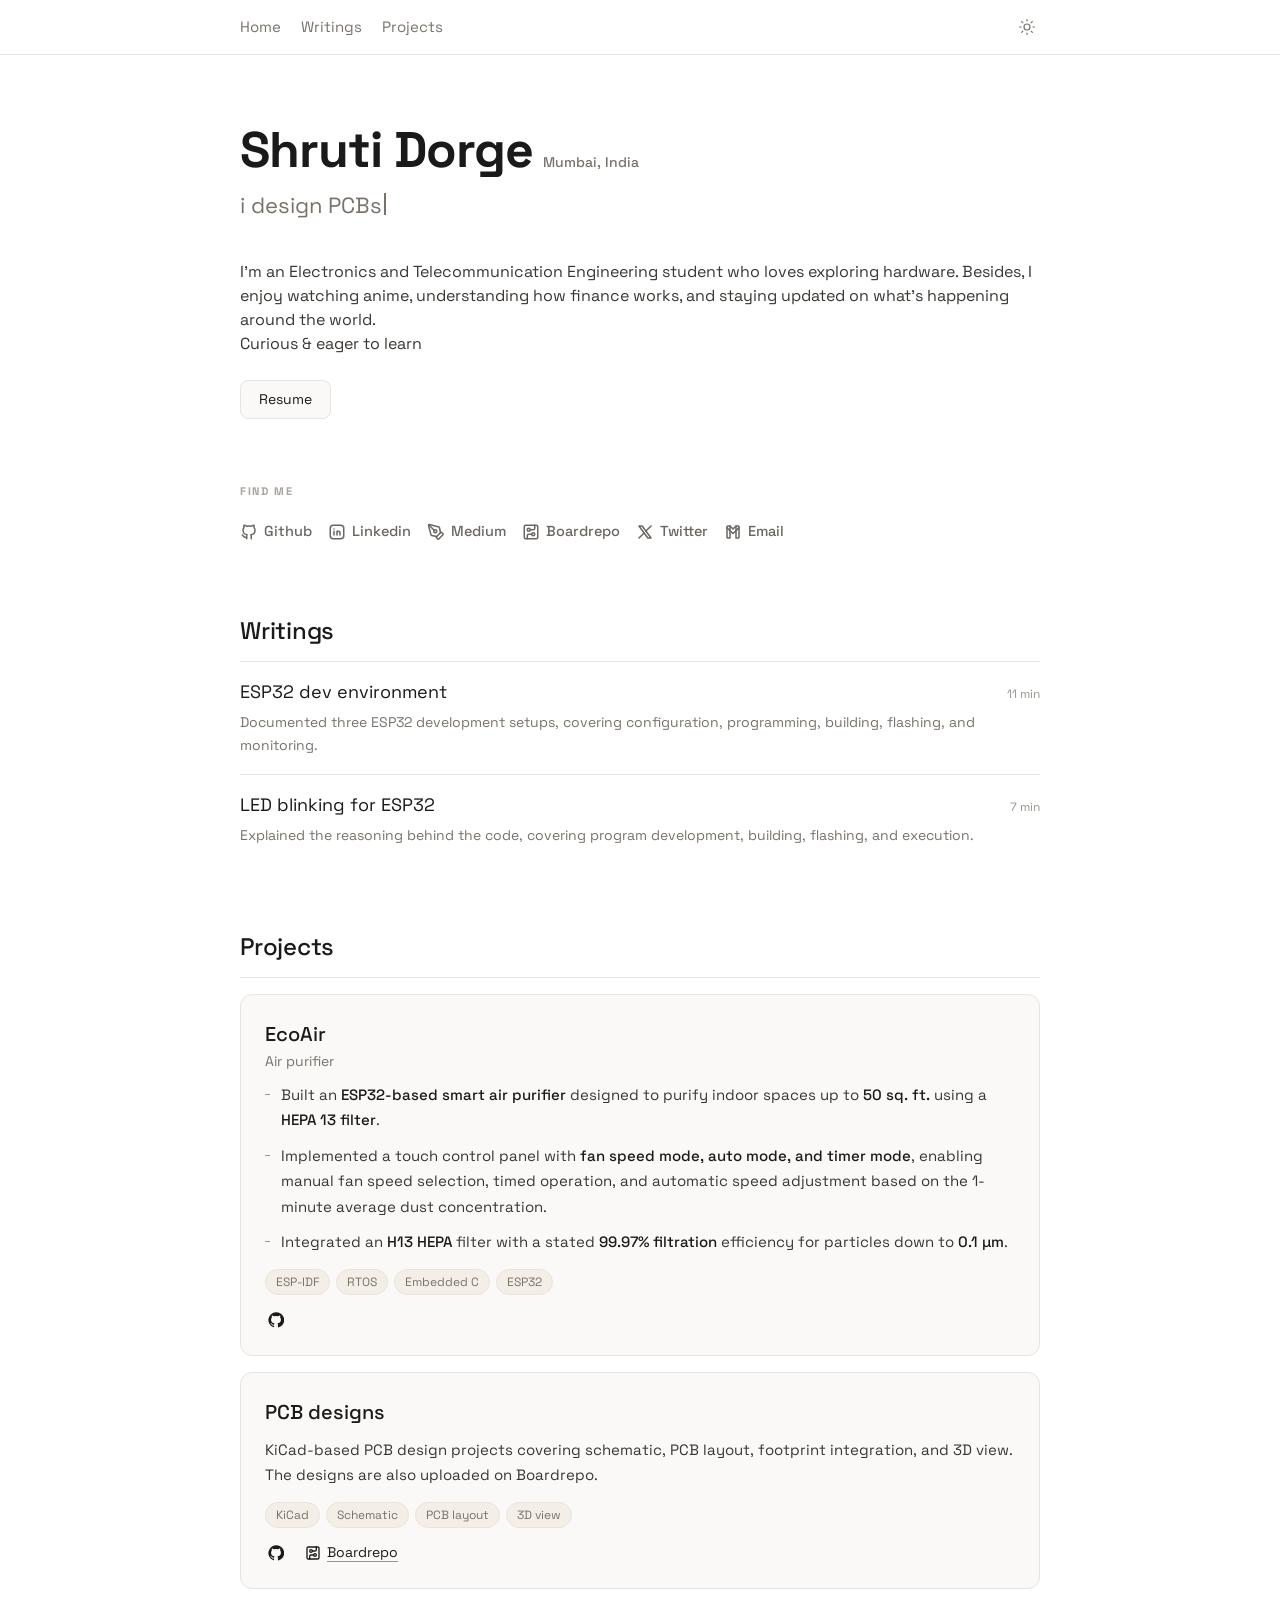
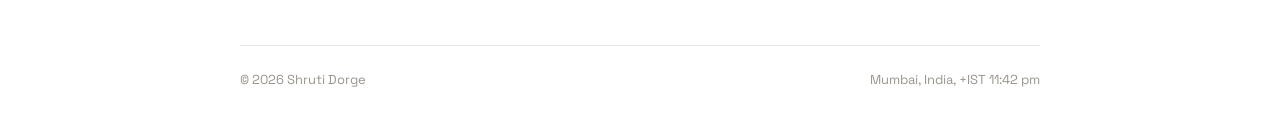
<file: index.html>
<!DOCTYPE html>
<html lang="en">

<head>
  <meta charset="utf-8">
  <meta name="viewport" content="width=device-width, initial-scale=1, viewport-fit=cover">
  <title>Shruti Dorge</title>
  <meta name="description" content="Shruti Dorge — I design PCBs and write Verilog.">
  <link rel="preconnect" href="https://fonts.googleapis.com">
  <link rel="preconnect" href="https://fonts.gstatic.com" crossorigin>
  <link href="https://fonts.googleapis.com/css2?family=Space+Grotesk:wght@400;500;700&display=swap" rel="stylesheet">
  <link rel="stylesheet" href="styles.css">
  <script data-goatcounter="https://shruti-xyz.goatcounter.com/count" async src="//gc.zgo.at/count.js"></script>
</head>

<body>
  <script>
    try {
      if (localStorage.getItem("theme") === "dark") document.documentElement.classList.add("dark");
    } catch (e) { }
  </script>

  <nav>
    <div class="nav">
      <ul>
        <li><a href="#top">Home</a></li>
        <li><a href="#writings">Writings</a></li>
        <li><a href="#projects">Projects</a></li>
      </ul>
      <button id="tg" aria-label="Toggle light and dark theme" type="button">
        <svg class="sun" viewBox="0 0 24 24" fill="none" stroke="currentColor" stroke-width="1.6" stroke-linecap="round"
          aria-hidden="true">
          <circle cx="12" cy="12" r="4" />
          <path
            d="M12 2v2M12 20v2M4.9 4.9l1.4 1.4M17.7 17.7l1.4 1.4M2 12h2M20 12h2M4.9 19.1l1.4-1.4M17.7 6.3l1.4-1.4" />
        </svg>
        <svg class="moon" viewBox="0 0 24 24" fill="none" stroke="currentColor" stroke-width="1.6"
          stroke-linecap="round" stroke-linejoin="round" aria-hidden="true">
          <path d="M21 12.8A9 9 0 1 1 11.2 3a7 7 0 0 0 9.8 9.8z" />
        </svg>
      </button>
    </div>
  </nav>

  <main id="top">
    <h1 class="name-line"><span>Shruti Dorge</span><span class="name-location">Mumbai, India</span></h1>
    <div class="tag"><span id="ty"></span><span class="cur" aria-hidden="true"></span></div>
    <p class="intro">
    <p>
      I'm an Electronics and Telecommunication Engineering student who loves exploring hardware.
      Besides, I enjoy watching anime, understanding how finance works, and staying updated on what's happening around
      the world.
      <br>
      Curious &amp; eager to learn
    </p>
    <a class="btn" href= "https://drive.google.com/file/d/1aaKGcbJgljBDe8UrV6oyWT_81273IuxN/view?usp=sharing"
      target="_blank" rel="noopener noreferrer">Resume</a>

    <h3 class="lab">Find me</h3>
    <div class="find">
      <a href="https://github.com/shruti-dorge18" target="_blank" rel="noopener noreferrer" aria-label="GitHub">
        <svg viewBox="0 0 24 24" fill="none" stroke="currentColor" stroke-width="2" stroke-linecap="round"
          stroke-linejoin="round" aria-hidden="true">
          <path
            d="M9 19c-4.3 1.4 -4.3 -2.5 -6 -3m12 5v-3.5c0 -1 .1 -1.4 -.5 -2c2.8 -.3 5.5 -1.4 5.5 -6a4.6 4.6 0 0 0 -1.3 -3.2a4.2 4.2 0 0 0 -.1 -3.2s-1.1 -.3 -3.5 1.3a12.3 12.3 0 0 0 -6.2 0c-2.4 -1.6 -3.5 -1.3 -3.5 -1.3a4.2 4.2 0 0 0 -.1 3.2a4.6 4.6 0 0 0 -1.3 3.2c0 4.6 2.7 5.7 5.5 6c-.6 .6 -.6 1.2 -.5 2v3.5" />
        </svg> Github
      </a>
      <a href="https://www.linkedin.com/in/shruti-dorge-207190315" target="_blank" rel="noopener noreferrer"
        aria-label="LinkedIn">
        <svg viewBox="0 0 24 24" fill="none" stroke="currentColor" stroke-width="2" stroke-linecap="round"
          stroke-linejoin="round" aria-hidden="true">
          <path d="M8 11v5M8 8v.01M12 16v-5M16 16v-3a2 2 0 1 0 -4 0" />
          <path d="M3 7a4 4 0 0 1 4 -4h10a4 4 0 0 1 4 4v10a4 4 0 0 1 -4 4h-10a4 4 0 0 1 -4 -4z" />
        </svg> Linkedin
      </a>
      <a href="https://medium.com/@shruti-dorge" target="_blank" rel="noopener noreferrer" aria-label="Medium">
        <svg viewBox="0 0 24 24" fill="none" stroke="currentColor" stroke-width="2" stroke-linecap="round"
          stroke-linejoin="round" aria-hidden="true">
          <path
            d="M15.707 21.293a1 1 0 0 1-1.414 0l-1.586-1.586a1 1 0 0 1 0-1.414l5.586-5.586a1 1 0 0 1 1.414 0l1.586 1.586a1 1 0 0 1 0 1.414z" />
          <path
            d="m18 13-1.375-6.874a1 1 0 0 0-.746-.776L3.235 2.028a1 1 0 0 0-1.207 1.207L5.35 15.879a1 1 0 0 0 .776.746L13 18" />
          <path d="m2.3 2.3 7.286 7.286" />
          <circle cx="11" cy="11" r="2" />
        </svg> Medium
      </a>
      <a href="https://boardrepo.com/shruti-dorge18" target="_blank" rel="noopener noreferrer" aria-label="Boardrepo">
        <svg viewBox="0 0 24 24" fill="none" stroke="currentColor" stroke-width="2" stroke-linecap="round"
          stroke-linejoin="round" aria-hidden="true">
          <rect width="18" height="18" x="3" y="3" rx="2" />
          <path d="M11 9h4a2 2 0 0 0 2-2V3" />
          <circle cx="9" cy="9" r="2" />
          <path d="M7 21v-4a2 2 0 0 1 2-2h4" />
          <circle cx="15" cy="15" r="2" />
        </svg> Boardrepo
      </a>
      <a href="https://x.com/shruti_dorge" target="_blank" rel="noopener noreferrer" aria-label="X / Twitter">
        <svg viewBox="0 0 24 24" fill="none" stroke="currentColor" stroke-width="2" stroke-linecap="round"
          stroke-linejoin="round" aria-hidden="true">
          <path d="M4 4l11.733 16h4.267l-11.733 -16z" />
          <path d="M4 20l6.768 -6.768m2.46 -2.46l6.772 -6.772" />
        </svg> Twitter
      </a>
      <a href="mailto:shrutidorge.work@gmail.com" aria-label="Email">
        <svg viewBox="0 0 24 24" fill="none" stroke="currentColor" stroke-width="2" stroke-linecap="round"
          stroke-linejoin="round" aria-hidden="true">
          <path d="M16 20h3a1 1 0 0 0 1 -1v-14a1 1 0 0 0 -1 -1h-3v16z" />
          <path d="M5 20h3v-16h-3a1 1 0 0 0 -1 1v14a1 1 0 0 0 1 1z" />
          <path d="M16 4l-4 4l-4 -4" />
          <path d="M4 6.5l8 7.5l8 -7.5" />
        </svg> Email
      </a>
    </div>

    <section id="writings">
      <h2>Writings</h2>
      <a class="post"
        href="https://shruti-dorge.medium.com/getting-started-with-esp32-3-ways-to-set-up-your-dev-environment-2c8e5ce21437?sharedUserId=shruti-dorge"
        target="_blank" rel="noopener noreferrer">
        <div class="t"><span>ESP32 dev environment</span><span class="rt">11 min</span></div>
        <p>Documented three ESP32 development setups, covering configuration, programming, building, flashing, and
          monitoring.</p>
      </a>
      <a class="post"
        href="https://shruti-dorge.medium.com/led-blinking-using-any-mcu-board-esp32-edition-227f47684249?sharedUserId=shruti-dorge"
        target="_blank" rel="noopener noreferrer">
        <div class="t"><span>LED blinking for ESP32</span><span class="rt">7 min</span></div>
        <p>Explained the reasoning behind the code, covering program development, building, flashing, and execution.</p>
      </a>
    </section>

    <section id="projects">
      <h2>Projects</h2>
      <article class="proj">
        <h3>EcoAir</h3>
        <div class="sub">Air purifier</div>
        <ul>
          <li>Built an <b>ESP32-based smart air purifier</b> designed to purify indoor spaces up to <b>50 sq. ft.</b>
            using a <b>HEPA 13 filter</b>.</li>
          <li>Implemented a touch control panel with <b>fan speed mode, auto mode, and timer mode</b>, enabling manual
            fan speed selection, timed operation, and automatic speed adjustment based on the 1-minute average dust
            concentration.</li>
          <li>Integrated an <b>H13 HEPA</b> filter with a stated <b>99.97% filtration</b> efficiency for particles down
            to <b>0.1 µm</b>.</li>
        </ul>
        <div class="chips"><span>ESP-IDF</span><span>RTOS</span><span>Embedded C</span><span>ESP32</span></div>
        <div class="links">
          <a class="lnk icon-only" href="https://github.com/shruti-dorge18/EcoAir_button" target="_blank"
            rel="noopener noreferrer" aria-label="EcoAir GitHub repository" title="GitHub repository">
            <svg viewBox="0 0 24 24" fill="currentColor" aria-hidden="true">
              <path
                d="M12 .5A11.5 11.5 0 0 0 8.4 22.9c.6.1.8-.2.8-.6v-2c-3.2.7-3.9-1.4-3.9-1.4-.5-1.3-1.3-1.7-1.3-1.7-1-.7.1-.7.1-.7 1.2.1 1.8 1.2 1.8 1.2 1 1.8 2.7 1.3 3.3 1 .1-.7.4-1.3.7-1.6-2.6-.3-5.3-1.3-5.3-5.7 0-1.3.5-2.3 1.2-3.1-.1-.3-.5-1.5.1-3.1 0 0 1-.3 3.2 1.2a11 11 0 0 1 5.8 0c2.2-1.5 3.2-1.2 3.2-1.2.6 1.6.2 2.8.1 3.1.8.8 1.2 1.8 1.2 3.1 0 4.4-2.7 5.4-5.3 5.7.4.4.8 1.1.8 2.2v3.2c0 .3.2.7.8.6A11.5 11.5 0 0 0 12 .5z" />
            </svg>
            <span class="sr-only">Repo</span>
          </a>
        </div>
      </article>

      <article class="proj">
        <h3>PCB designs</h3>
        <p>KiCad-based PCB design projects covering schematic, PCB layout, footprint integration, and 3D view. The
          designs are also uploaded on Boardrepo.</p>
        <div class="chips"><span>KiCad</span><span>Schematic</span><span>PCB layout</span><span>3D view</span></div>
        <div class="links">
          <a class="lnk icon-only" href="https://github.com/shruti-dorge18/KiCad" target="_blank"
            rel="noopener noreferrer" aria-label="KiCad GitHub repository" title="GitHub repository">
            <svg viewBox="0 0 24 24" fill="currentColor" aria-hidden="true">
              <path
                d="M12 .5A11.5 11.5 0 0 0 8.4 22.9c.6.1.8-.2.8-.6v-2c-3.2.7-3.9-1.4-3.9-1.4-.5-1.3-1.3-1.7-1.3-1.7-1-.7.1-.7.1-.7 1.2.1 1.8 1.2 1.8 1.2 1 1.8 2.7 1.3 3.3 1 .1-.7.4-1.3.7-1.6-2.6-.3-5.3-1.3-5.3-5.7 0-1.3.5-2.3 1.2-3.1-.1-.3-.5-1.5.1-3.1 0 0 1-.3 3.2 1.2a11 11 0 0 1 5.8 0c2.2-1.5 3.2-1.2 3.2-1.2.6 1.6.2 2.8.1 3.1.8.8 1.2 1.8 1.2 3.1 0 4.4-2.7 5.4-5.3 5.7.4.4.8 1.1.8 2.2v3.2c0 .3.2.7.8.6A11.5 11.5 0 0 0 12 .5z" />
            </svg>
            <span class="sr-only">Repo</span>
          </a>
          <a class="lnk" href="https://boardrepo.com/shruti-dorge18" target="_blank" rel="noopener noreferrer">
            <svg viewBox="0 0 24 24" fill="none" stroke="currentColor" stroke-width="2" stroke-linecap="round"
              stroke-linejoin="round" aria-hidden="true">
              <rect width="18" height="18" x="3" y="3" rx="2" />
              <path d="M11 9h4a2 2 0 0 0 2-2V3" />
              <circle cx="9" cy="9" r="2" />
              <path d="M7 21v-4a2 2 0 0 1 2-2h4" />
              <circle cx="15" cy="15" r="2" />
            </svg> Boardrepo
          </a>
        </div>
      </article>
    </section>
  </main>

  <footer><span>© <span id="year">2026</span> Shruti Dorge</span><span id="loc">Mumbai, India</span></footer>
  <script src="script.js"></script>
</body>

</html>
</file>
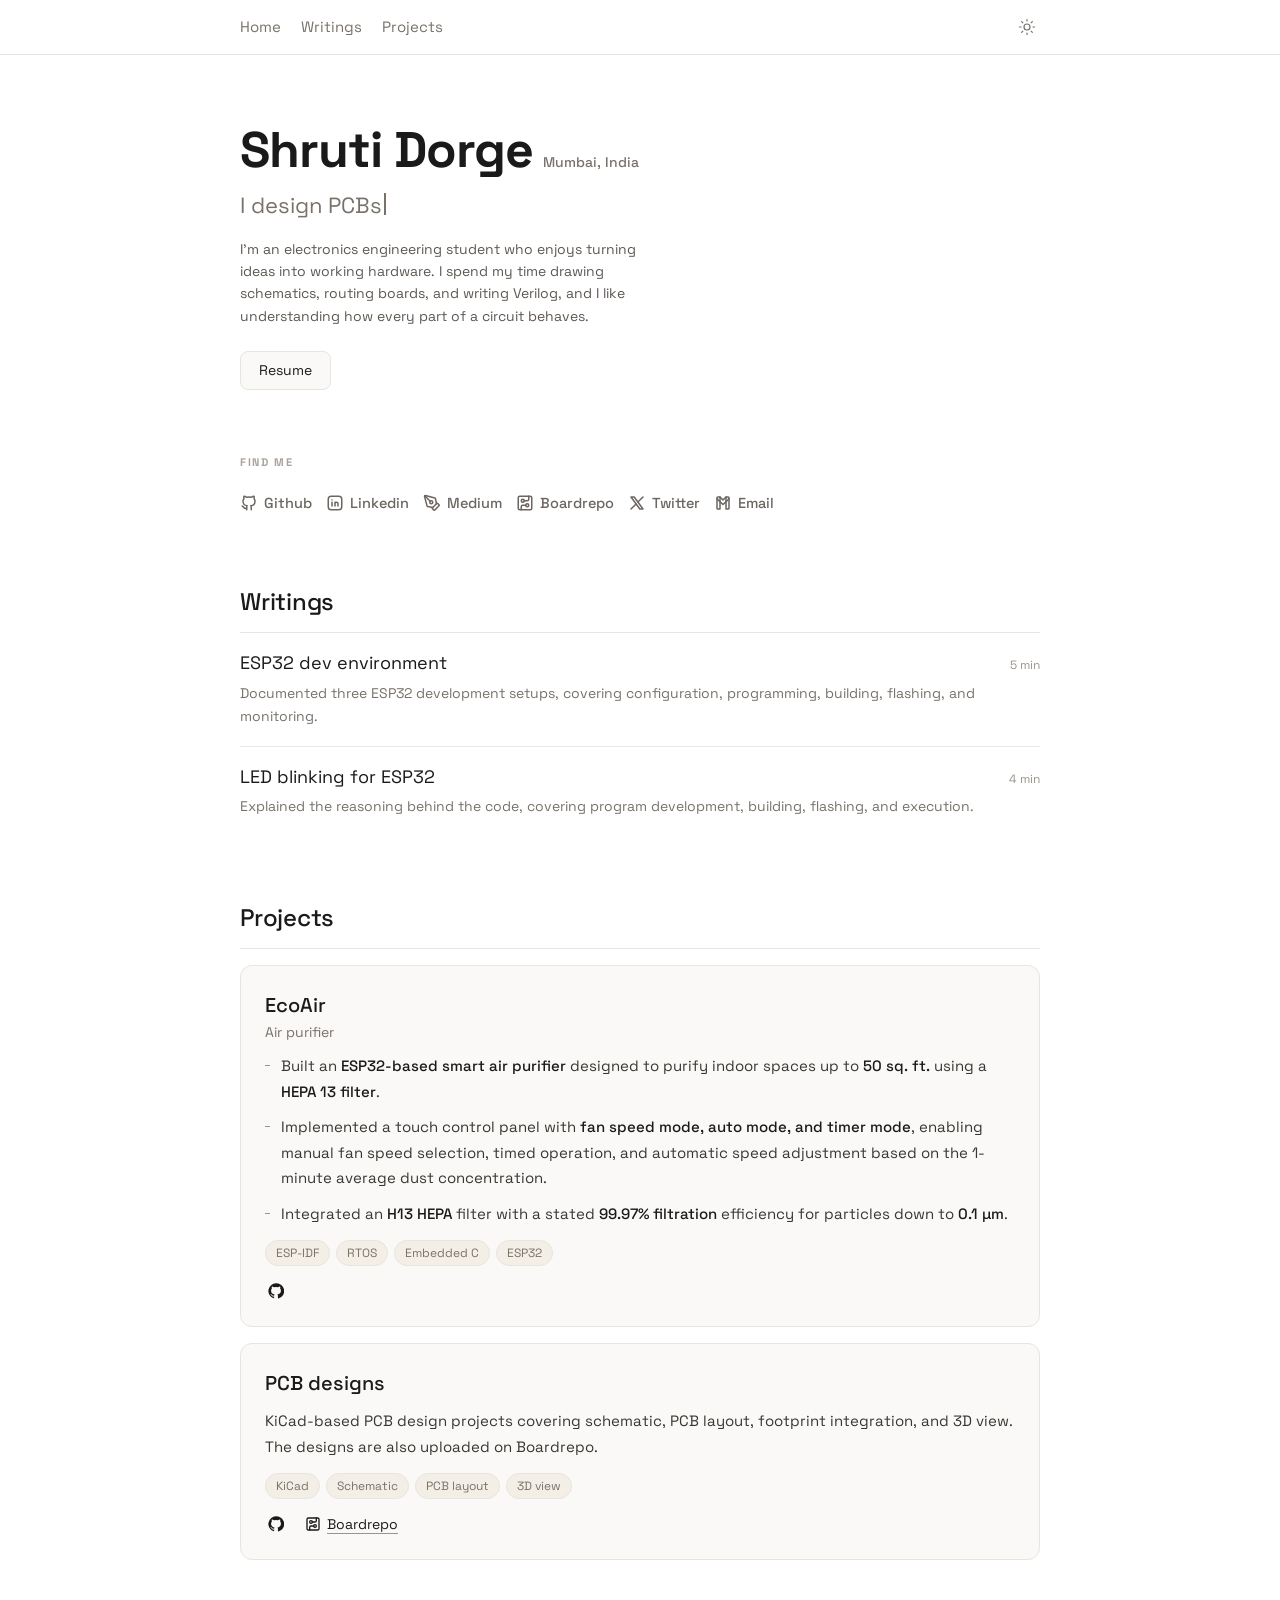
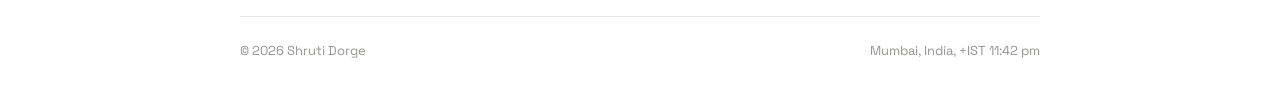
<file: shruti-portfolio-revised/index.html>
<!DOCTYPE html>
<html lang="en">
<head>
  <meta charset="utf-8">
  <meta name="viewport" content="width=device-width, initial-scale=1, viewport-fit=cover">
  <title>Shruti Dorge</title>
  <meta name="description" content="Shruti Dorge — I design PCBs and write Verilog.">
  <link rel="preconnect" href="https://fonts.googleapis.com">
  <link rel="preconnect" href="https://fonts.gstatic.com" crossorigin>
  <link href="https://fonts.googleapis.com/css2?family=Space+Grotesk:wght@400;500;700&display=swap" rel="stylesheet">
  <link rel="stylesheet" href="styles.css">
</head>
<body>
  <script>
    try {
      if (localStorage.getItem("theme") === "dark") document.documentElement.classList.add("dark");
    } catch (e) {}
  </script>

  <nav>
    <div class="nav">
      <ul>
        <li><a href="#top">Home</a></li>
        <li><a href="#writings">Writings</a></li>
        <li><a href="#projects">Projects</a></li>
      </ul>
      <button id="tg" aria-label="Toggle light and dark theme" type="button">
        <svg class="sun" viewBox="0 0 24 24" fill="none" stroke="currentColor" stroke-width="1.6" stroke-linecap="round" aria-hidden="true"><circle cx="12" cy="12" r="4"/><path d="M12 2v2M12 20v2M4.9 4.9l1.4 1.4M17.7 17.7l1.4 1.4M2 12h2M20 12h2M4.9 19.1l1.4-1.4M17.7 6.3l1.4-1.4"/></svg>
        <svg class="moon" viewBox="0 0 24 24" fill="none" stroke="currentColor" stroke-width="1.6" stroke-linecap="round" stroke-linejoin="round" aria-hidden="true"><path d="M21 12.8A9 9 0 1 1 11.2 3a7 7 0 0 0 9.8 9.8z"/></svg>
      </button>
    </div>
  </nav>

  <main id="top">
    <h1 class="name-line"><span>Shruti Dorge</span><span class="name-location">Mumbai, India</span></h1>
    <div class="tag"><span id="ty"></span><span class="cur" aria-hidden="true"></span></div>
    <p class="intro">I’m an electronics engineering student who enjoys turning ideas into working hardware. I spend my time drawing schematics, routing boards, and writing Verilog, and I like understanding how every part of a circuit behaves.</p>
    <a class="btn" href="https://drive.google.com/file/d/1eQISAsPtXJWlzcRd-AoM4VP-XtnRBZSe/view?usp=drive_link" target="_blank" rel="noopener noreferrer">Resume</a>

    <h3 class="lab">Find me</h3>
    <div class="find">
      <a href="https://github.com/shruti-dorge18" target="_blank" rel="noopener noreferrer" aria-label="GitHub">
        <svg viewBox="0 0 24 24" fill="none" stroke="currentColor" stroke-width="2" stroke-linecap="round" stroke-linejoin="round" aria-hidden="true"><path d="M9 19c-4.3 1.4 -4.3 -2.5 -6 -3m12 5v-3.5c0 -1 .1 -1.4 -.5 -2c2.8 -.3 5.5 -1.4 5.5 -6a4.6 4.6 0 0 0 -1.3 -3.2a4.2 4.2 0 0 0 -.1 -3.2s-1.1 -.3 -3.5 1.3a12.3 12.3 0 0 0 -6.2 0c-2.4 -1.6 -3.5 -1.3 -3.5 -1.3a4.2 4.2 0 0 0 -.1 3.2a4.6 4.6 0 0 0 -1.3 3.2c0 4.6 2.7 5.7 5.5 6c-.6 .6 -.6 1.2 -.5 2v3.5"/></svg> Github
      </a>
      <a href="https://www.linkedin.com/in/shruti-dorge-207190315" target="_blank" rel="noopener noreferrer" aria-label="LinkedIn">
        <svg viewBox="0 0 24 24" fill="none" stroke="currentColor" stroke-width="2" stroke-linecap="round" stroke-linejoin="round" aria-hidden="true"><path d="M8 11v5M8 8v.01M12 16v-5M16 16v-3a2 2 0 1 0 -4 0"/><path d="M3 7a4 4 0 0 1 4 -4h10a4 4 0 0 1 4 4v10a4 4 0 0 1 -4 4h-10a4 4 0 0 1 -4 -4z"/></svg> Linkedin
      </a>
      <a href="https://medium.com/@shruti-dorge" target="_blank" rel="noopener noreferrer" aria-label="Medium">
        <svg viewBox="0 0 24 24" fill="none" stroke="currentColor" stroke-width="2" stroke-linecap="round" stroke-linejoin="round" aria-hidden="true"><path d="M15.707 21.293a1 1 0 0 1-1.414 0l-1.586-1.586a1 1 0 0 1 0-1.414l5.586-5.586a1 1 0 0 1 1.414 0l1.586 1.586a1 1 0 0 1 0 1.414z"/><path d="m18 13-1.375-6.874a1 1 0 0 0-.746-.776L3.235 2.028a1 1 0 0 0-1.207 1.207L5.35 15.879a1 1 0 0 0 .776.746L13 18"/><path d="m2.3 2.3 7.286 7.286"/><circle cx="11" cy="11" r="2"/></svg> Medium
      </a>
      <a href="https://boardrepo.com/shruti-dorge18" target="_blank" rel="noopener noreferrer" aria-label="Boardrepo">
        <svg viewBox="0 0 24 24" fill="none" stroke="currentColor" stroke-width="2" stroke-linecap="round" stroke-linejoin="round" aria-hidden="true"><rect width="18" height="18" x="3" y="3" rx="2"/><path d="M11 9h4a2 2 0 0 0 2-2V3"/><circle cx="9" cy="9" r="2"/><path d="M7 21v-4a2 2 0 0 1 2-2h4"/><circle cx="15" cy="15" r="2"/></svg> Boardrepo
      </a>
      <a href="https://x.com/shruti_dorge" target="_blank" rel="noopener noreferrer" aria-label="X / Twitter">
        <svg viewBox="0 0 24 24" fill="none" stroke="currentColor" stroke-width="2" stroke-linecap="round" stroke-linejoin="round" aria-hidden="true"><path d="M4 4l11.733 16h4.267l-11.733 -16z"/><path d="M4 20l6.768 -6.768m2.46 -2.46l6.772 -6.772"/></svg> Twitter
      </a>
      <a href="mailto:shrutidorge.work@gmail.com" aria-label="Email">
        <svg viewBox="0 0 24 24" fill="none" stroke="currentColor" stroke-width="2" stroke-linecap="round" stroke-linejoin="round" aria-hidden="true"><path d="M16 20h3a1 1 0 0 0 1 -1v-14a1 1 0 0 0 -1 -1h-3v16z"/><path d="M5 20h3v-16h-3a1 1 0 0 0 -1 1v14a1 1 0 0 0 1 1z"/><path d="M16 4l-4 4l-4 -4"/><path d="M4 6.5l8 7.5l8 -7.5"/></svg> Email
      </a>
    </div>

    <section id="writings">
      <h2>Writings</h2>
      <a class="post" href="https://shruti-dorge.medium.com/getting-started-with-esp32-3-ways-to-set-up-your-dev-environment-2c8e5ce21437?sharedUserId=shruti-dorge" target="_blank" rel="noopener noreferrer">
        <div class="t"><span>ESP32 dev environment</span><span class="rt">5 min</span></div>
        <p>Documented three ESP32 development setups, covering configuration, programming, building, flashing, and monitoring.</p>
      </a>
      <a class="post" href="https://shruti-dorge.medium.com/led-blinking-using-any-mcu-board-esp32-edition-227f47684249?sharedUserId=shruti-dorge" target="_blank" rel="noopener noreferrer">
        <div class="t"><span>LED blinking for ESP32</span><span class="rt">4 min</span></div>
        <p>Explained the reasoning behind the code, covering program development, building, flashing, and execution.</p>
      </a>
    </section>

    <section id="projects">
      <h2>Projects</h2>
      <article class="proj">
        <h3>EcoAir</h3>
        <div class="sub">Air purifier</div>
        <ul>
          <li>Built an <b>ESP32-based smart air purifier</b> designed to purify indoor spaces up to <b>50 sq. ft.</b> using a <b>HEPA 13 filter</b>.</li>
          <li>Implemented a touch control panel with <b>fan speed mode, auto mode, and timer mode</b>, enabling manual fan speed selection, timed operation, and automatic speed adjustment based on the 1-minute average dust concentration.</li>
          <li>Integrated an <b>H13 HEPA</b> filter with a stated <b>99.97% filtration</b> efficiency for particles down to <b>0.1 µm</b>.</li>
        </ul>
        <div class="chips"><span>ESP-IDF</span><span>RTOS</span><span>Embedded C</span><span>ESP32</span></div>
        <div class="links">
          <a class="lnk icon-only" href="https://github.com/shruti-dorge18/EcoAir_button" target="_blank" rel="noopener noreferrer" aria-label="EcoAir GitHub repository" title="GitHub repository">
            <svg viewBox="0 0 24 24" fill="currentColor" aria-hidden="true"><path d="M12 .5A11.5 11.5 0 0 0 8.4 22.9c.6.1.8-.2.8-.6v-2c-3.2.7-3.9-1.4-3.9-1.4-.5-1.3-1.3-1.7-1.3-1.7-1-.7.1-.7.1-.7 1.2.1 1.8 1.2 1.8 1.2 1 1.8 2.7 1.3 3.3 1 .1-.7.4-1.3.7-1.6-2.6-.3-5.3-1.3-5.3-5.7 0-1.3.5-2.3 1.2-3.1-.1-.3-.5-1.5.1-3.1 0 0 1-.3 3.2 1.2a11 11 0 0 1 5.8 0c2.2-1.5 3.2-1.2 3.2-1.2.6 1.6.2 2.8.1 3.1.8.8 1.2 1.8 1.2 3.1 0 4.4-2.7 5.4-5.3 5.7.4.4.8 1.1.8 2.2v3.2c0 .3.2.7.8.6A11.5 11.5 0 0 0 12 .5z"/></svg>
            <span class="sr-only">Repo</span>
          </a>
        </div>
      </article>

      <article class="proj">
        <h3>PCB designs</h3>
        <p>KiCad-based PCB design projects covering schematic, PCB layout, footprint integration, and 3D view. The designs are also uploaded on Boardrepo.</p>
        <div class="chips"><span>KiCad</span><span>Schematic</span><span>PCB layout</span><span>3D view</span></div>
        <div class="links">
          <a class="lnk icon-only" href="https://github.com/shruti-dorge18/KiCad" target="_blank" rel="noopener noreferrer" aria-label="KiCad GitHub repository" title="GitHub repository">
            <svg viewBox="0 0 24 24" fill="currentColor" aria-hidden="true"><path d="M12 .5A11.5 11.5 0 0 0 8.4 22.9c.6.1.8-.2.8-.6v-2c-3.2.7-3.9-1.4-3.9-1.4-.5-1.3-1.3-1.7-1.3-1.7-1-.7.1-.7.1-.7 1.2.1 1.8 1.2 1.8 1.2 1 1.8 2.7 1.3 3.3 1 .1-.7.4-1.3.7-1.6-2.6-.3-5.3-1.3-5.3-5.7 0-1.3.5-2.3 1.2-3.1-.1-.3-.5-1.5.1-3.1 0 0 1-.3 3.2 1.2a11 11 0 0 1 5.8 0c2.2-1.5 3.2-1.2 3.2-1.2.6 1.6.2 2.8.1 3.1.8.8 1.2 1.8 1.2 3.1 0 4.4-2.7 5.4-5.3 5.7.4.4.8 1.1.8 2.2v3.2c0 .3.2.7.8.6A11.5 11.5 0 0 0 12 .5z"/></svg>
            <span class="sr-only">Repo</span>
          </a>
          <a class="lnk" href="https://boardrepo.com/shruti-dorge18" target="_blank" rel="noopener noreferrer">
            <svg viewBox="0 0 24 24" fill="none" stroke="currentColor" stroke-width="2" stroke-linecap="round" stroke-linejoin="round" aria-hidden="true"><rect width="18" height="18" x="3" y="3" rx="2"/><path d="M11 9h4a2 2 0 0 0 2-2V3"/><circle cx="9" cy="9" r="2"/><path d="M7 21v-4a2 2 0 0 1 2-2h4"/><circle cx="15" cy="15" r="2"/></svg> Boardrepo
          </a>
        </div>
      </article>
    </section>
  </main>

  <footer><span>© <span id="year">2026</span> Shruti Dorge</span><span id="loc">Mumbai, India</span></footer>
  <script src="script.js"></script>
</body>
</html>
</file>
<file: styles.css>
:root {
    --bg: #ffffff;
    --bg2: #ffffff;
    --glow: #ffffff;
    --fg: #1a1a1a;
    --body: #3a3632;
    --mute: #78726a;
    --faint: #9a948d;
    --line: #e8e4de;
    --line2: #ece7e1;
    --chip: #f4efe6;
    --card: #faf9f7;
    --accent: #6f5b4b;
    --sel: #777c6d;
    --navbg: #ffffffb3;
    --sp1: #ffffffd1;
    --sp2: #f0e9e1eb;
    --spb: #544c4424;
    --ln: #2b272429
}

:root.dark {
    --bg: #17140f;
    --bg2: #17140fe6;
    --glow: #1c1712f2;
    --fg: #f2efe9;
    --body: #d7d2ca;
    --mute: #a39c93;
    --faint: #7d766d;
    --line: #2e2a24;
    --line2: #26221c;
    --chip: #221e18;
    --card: #18140f;
    --accent: #c9ac8d;
    --sel: #585d4f;
    --navbg: #151210b3;
    --sp1: #1c1912;
    --sp2: #171410;
    --spb: #ffffff14;
    --ln: #ffffff12
}

*,
:before,
:after {
    box-sizing: border-box
}

html {
    scroll-behavior: smooth;
    scroll-padding-top: 88px;
    -webkit-text-size-adjust: 100%
}

body {
    margin: 0;
    min-height: 100vh;
    font-family: "Space Grotesk", Arial, system-ui, sans-serif;
    color: var(--body);
    background: radial-gradient(circle at top, var(--glow), var(--bg2) 36%, var(--bg) 72%), var(--bg);
    line-height: 1.5;
    text-rendering: optimizeLegibility;
    -webkit-font-smoothing: antialiased;
    overflow-x: clip;
    padding-top: env(safe-area-inset-top, 0px);
    padding-bottom: env(safe-area-inset-bottom, 0px)
}

a {
    color: inherit;
    text-decoration: none
}

ul {
    list-style: none;
    margin: 0;
    padding: 0
}

h1,
h2,
h3,
p {
    margin: 0;
    font-weight: 400
}

::selection {
    color: #fff;
    background: var(--sel)
}

nav {
    position: fixed;
    top: 0;
    left: 0;
    right: 0;
    z-index: 40;
    padding-top: env(safe-area-inset-top, 0px);
    background: var(--navbg);
    backdrop-filter: blur(12px);
    -webkit-backdrop-filter: blur(12px);
    border-bottom: 1px solid var(--line)
}

.nav {
    max-width: 718px;
    margin: 0 auto;
    padding: 14px 24px;
    display: flex;
    align-items: center;
    justify-content: space-between;
    font-size: 14px
}

.nav ul {
    display: flex;
    gap: 20px
}

.nav a:hover,
.nav button:hover {
    color: var(--fg)
}

.nav a {
    color: var(--mute)
}

#tg {
    background: none;
    border: 0;
    cursor: pointer;
    color: var(--mute);
    padding: 4px;
    display: flex
}

#tg svg {
    width: 18px;
    height: 18px
}

.moon {
    display: none
}

.dark .moon {
    display: block
}

.dark .sun {
    display: none
}

main {
    position: relative;
    z-index: 1;
    max-width: 718px;
    margin: 0 auto;
    padding: 96px 24px 56px
}

h1 {
    font-size: 38px;
    line-height: 1.05;
    letter-spacing: -.02em;
    color: var(--fg);
    font-weight: 700
}

.name-line {
    display: flex;
    align-items: baseline;
    flex-wrap: wrap;
    gap: 10px
}

.name-location {
    font-size: 13px;
    font-weight: 500;
    letter-spacing: 0;
    color: var(--mute);
    white-space: nowrap
}

.tag {
    margin-top: 12px;
    font-size: 20px;
    color: var(--mute);
    min-height: 1.5em
}

.cur {
    display: inline-block;
    width: 2px;
    height: 1em;
    margin-left: 2px;
    background: var(--mute);
    vertical-align: -2px;
    animation: b 1s steps(1) infinite
}

@keyframes b {
    50% {
        opacity: 0
    }
}

.intro {
    margin-top: 16px;
    font-size: 13.5px;
    line-height: 1.6;
    max-width: 420px;
    white-space: pre-line;
    color: #5e5852
}

.dark .intro {
    color: #c9c3ba
}

.btn {
    display: inline-block;
    margin-top: 24px;
    padding: 8px 18px;
    font-size: 14px;
    color: var(--fg);
    border: 1px solid var(--line);
    border-radius: 8px;
    background: var(--card);
    transition: border-color .2s, background .2s
}

.btn:hover {
    border-color: var(--faint)
}

h3.lab {
    margin-top: 64px;
    margin-bottom: 16px;
    font-size: 11px;
    font-weight: 700;
    letter-spacing: .15em;
    text-transform: uppercase;
    color: #a9a39d
}

.dark h3.lab {
    color: #78726a
}

.find {
    display: flex;
    flex-wrap: wrap;
    align-items: center;
    justify-content: flex-start;
    gap: 8px 16px;
    font-size: 14.5px;
    font-weight: 500;
    color: #6b6661;
}

.dark .find {
    color: #b3ada4
}

.find a {
    display: inline-flex;
    flex: 0 0 auto;
    align-items: center;
    gap: 6px;
    padding: 6px 0;
    margin-left: 0;
    border-radius: 8px;
    white-space: nowrap;
    transition: color .15s, background-color .15s;
}

.find a:hover {
    color: #111;
    background: #0000000a
}

.dark .find a:hover {
    color: #f2efe9;
    background: #ffffff0f
}

.find svg {
    display: block;
    width: 18px;
    height: 18px;
    min-width: 18px;
    min-height: 18px;
    flex: 0 0 18px;
    pointer-events: none;
}

@media(min-width:768px) {
    .find {
        justify-content: flex-start
    }
}

.lnk {
    color: var(--fg);
    text-decoration: underline;
    text-decoration-color: var(--faint);
    text-underline-offset: 4px;
    transition: text-decoration-color .2s
}

.lnk:hover {
    text-decoration-color: var(--fg)
}

.note {
    margin-top: 20px;
    font-size: 14px;
    color: var(--mute);
    line-height: 1.75
}

section {
    margin-top: 64px
}

h2 {
    font-size: 24px;
    letter-spacing: -.01em;
    color: var(--fg);
    padding-bottom: 12px;
    border-bottom: 1px solid var(--line);
    font-weight: 500
}

.post {
    display: block;
    padding: 18px 0;
    border-bottom: 1px solid var(--line2)
}

.post:last-child {
    border-bottom: 0
}

.post .t {
    display: flex;
    justify-content: space-between;
    gap: 16px;
    align-items: baseline;
    font-size: 17px;
    line-height: 1.375;
    color: var(--fg)
}

.post .rt {
    flex: none;
    font-size: 12px;
    color: var(--faint);
    white-space: nowrap
}

.post p {
    margin-top: 6px;
    font-size: 14px;
    line-height: 1.625;
    color: var(--mute)
}

.post:hover .t span:first-child {
    text-decoration: underline;
    text-decoration-color: var(--faint);
    text-underline-offset: 4px
}

.proj {
    margin-top: 16px;
    padding: 24px;
    border: 1px solid var(--line);
    border-radius: 12px;
    background: var(--card)
}

.proj h3 {
    font-size: 20px;
    color: var(--fg);
    font-weight: 500
}

.proj .sub {
    margin-top: 2px;
    font-size: 14px;
    color: var(--mute)
}

.proj p,
.proj li {
    margin-top: 10px;
    font-size: 15px;
    line-height: 1.7
}

.proj li {
    padding-left: 16px;
    position: relative
}

.proj li:before {
    content: "";
    position: absolute;
    left: 0;
    top: .8em;
    width: 5px;
    height: 1px;
    background: var(--faint)
}

.proj b {
    font-weight: 500;
    color: var(--fg)
}

.chips {
    display: flex;
    flex-wrap: wrap;
    gap: 6px;
    margin-top: 14px
}

.chips span {
    padding: 3px 10px;
    font-size: 12px;
    border-radius: 999px;
    background: var(--chip);
    border: 1px solid var(--line);
    color: var(--mute)
}

.links {
    display: flex;
    flex-wrap: wrap;
    gap: 6px 18px;
    margin-top: 14px;
    font-size: 14px
}

.links a {
    display: inline-flex;
    align-items: center;
    gap: 6px
}

.links svg {
    width: 16px;
    height: 16px
}

.icon-only {
    position: relative;
    display: inline-flex;
    align-items: center;
    justify-content: center;
    min-width: 22px;
    min-height: 22px
}

.sr-only {
    position: absolute;
    width: 1px;
    height: 1px;
    padding: 0;
    margin: -1px;
    overflow: hidden;
    clip: rect(0, 0, 0, 0);
    white-space: nowrap;
    border: 0
}

footer {
    position: relative;
    z-index: 1;
    max-width: 718px;
    margin: 0 auto;
    padding: 24px 24px 48px;
    border-top: 1px solid var(--line);
    display: flex;
    justify-content: space-between;
    flex-wrap: wrap;
    gap: 8px;
    font-size: 13px;
    color: var(--faint)
}

a:focus-visible,
button:focus-visible {
    outline: 1px solid var(--accent);
    outline-offset: 2px;
    border-radius: 2px
}

@media(max-width:480px) {
    .post .t {
        flex-direction: column;
        gap: 2px
    }

    .proj {
        padding: 20px
    }
}

@media(min-width:768px) {
    main {
        padding-top: 124px
    }

    h1 {
        font-size: 50px
    }

    .name-location {
        font-size: 14px
    }

    .tag {
        font-size: 22px
    }

    .intro {
        font-size: 14px
    }

    .nav {
        padding-left: 0;
        padding-right: 0
    }
}

@media(min-width:1024px) {

    main,
    .nav,
    footer {
        max-width: 800px;
        padding-left: 0;
        padding-right: 0
    }

    .nav {
        font-size: 15px
    }

    .post .t {
        font-size: 18px
    }
}

@media(prefers-reduced-motion:reduce) {
    html {
        scroll-behavior: auto
    }

    .cur {
        animation: none
    }
}
</file>
<file: shruti-portfolio-revised/styles.css>
:root{--bg:#ffffff;--bg2:#ffffff;--glow:#ffffff;--fg:#1a1a1a;--body:#3a3632;--mute:#78726a;--faint:#9a948d;--line:#e8e4de;--line2:#ece7e1;--chip:#f4efe6;--card:#faf9f7;--accent:#6f5b4b;--sel:#777c6d;--navbg:#ffffffb3;--sp1:#ffffffd1;--sp2:#f0e9e1eb;--spb:#544c4424;--ln:#2b272429}
:root.dark{--bg:#17140f;--bg2:#17140fe6;--glow:#1c1712f2;--fg:#f2efe9;--body:#d7d2ca;--mute:#a39c93;--faint:#7d766d;--line:#2e2a24;--line2:#26221c;--chip:#221e18;--card:#18140f;--accent:#c9ac8d;--sel:#585d4f;--navbg:#151210b3;--sp1:#1c1912;--sp2:#171410;--spb:#ffffff14;--ln:#ffffff12}
*,:before,:after{box-sizing:border-box}
html{scroll-behavior:smooth;scroll-padding-top:88px;-webkit-text-size-adjust:100%}
body{margin:0;min-height:100vh;font-family:"Space Grotesk",Arial,system-ui,sans-serif;color:var(--body);background:radial-gradient(circle at top,var(--glow),var(--bg2) 36%,var(--bg) 72%),var(--bg);line-height:1.5;text-rendering:optimizeLegibility;-webkit-font-smoothing:antialiased;overflow-x:clip;padding-top:env(safe-area-inset-top,0px);padding-bottom:env(safe-area-inset-bottom,0px)}
a{color:inherit;text-decoration:none}
ul{list-style:none;margin:0;padding:0}
h1,h2,h3,p{margin:0;font-weight:400}
::selection{color:#fff;background:var(--sel)}
nav{position:fixed;top:0;left:0;right:0;z-index:40;padding-top:env(safe-area-inset-top,0px);background:var(--navbg);backdrop-filter:blur(12px);-webkit-backdrop-filter:blur(12px);border-bottom:1px solid var(--line)}
.nav{max-width:718px;margin:0 auto;padding:14px 24px;display:flex;align-items:center;justify-content:space-between;font-size:14px}
.nav ul{display:flex;gap:20px}
.nav a:hover,.nav button:hover{color:var(--fg)}
.nav a{color:var(--mute)}
#tg{background:none;border:0;cursor:pointer;color:var(--mute);padding:4px;display:flex}
#tg svg{width:18px;height:18px}
.moon{display:none}.dark .moon{display:block}.dark .sun{display:none}
main{position:relative;z-index:1;max-width:718px;margin:0 auto;padding:96px 24px 56px}
h1{font-size:38px;line-height:1.05;letter-spacing:-.02em;color:var(--fg);font-weight:700}
.name-line{display:flex;align-items:baseline;flex-wrap:wrap;gap:10px}
.name-location{font-size:13px;font-weight:500;letter-spacing:0;color:var(--mute);white-space:nowrap}
.tag{margin-top:12px;font-size:20px;color:var(--mute);min-height:1.5em}
.cur{display:inline-block;width:2px;height:1em;margin-left:2px;background:var(--mute);vertical-align:-2px;animation:b 1s steps(1) infinite}
@keyframes b{50%{opacity:0}}
.intro{margin-top:16px;font-size:13.5px;line-height:1.6;max-width:420px;white-space:pre-line;color:#5e5852}.dark .intro{color:#c9c3ba}
.btn{display:inline-block;margin-top:24px;padding:8px 18px;font-size:14px;color:var(--fg);border:1px solid var(--line);border-radius:8px;background:var(--card);transition:border-color .2s,background .2s}
.btn:hover{border-color:var(--faint)}
h3.lab{margin-top:64px;margin-bottom:16px;font-size:11px;font-weight:700;letter-spacing:.15em;text-transform:uppercase;color:#a9a39d}.dark h3.lab{color:#78726a}
.find{display:flex;flex-wrap:wrap;align-items:center;justify-content:center;gap:8px;font-size:14.5px;font-weight:500;color:#6b6661}.dark .find{color:#b3ada4}.find a{display:flex;align-items:center;gap:6px;padding:6px;margin-left:-6px;border-radius:8px;transition:color .15s,background-color .15s}.find a:hover{color:#111;background:#0000000a}.dark .find a:hover{color:#f2efe9;background:#ffffff0f}.find svg{width:18px;height:18px;pointer-events:none}@media(min-width:768px){.find{justify-content:flex-start}}
.lnk{color:var(--fg);text-decoration:underline;text-decoration-color:var(--faint);text-underline-offset:4px;transition:text-decoration-color .2s}
.lnk:hover{text-decoration-color:var(--fg)}
.note{margin-top:20px;font-size:14px;color:var(--mute);line-height:1.75}
section{margin-top:64px}
h2{font-size:24px;letter-spacing:-.01em;color:var(--fg);padding-bottom:12px;border-bottom:1px solid var(--line);font-weight:500}
.post{display:block;padding:18px 0;border-bottom:1px solid var(--line2)}
.post:last-child{border-bottom:0}
.post .t{display:flex;justify-content:space-between;gap:16px;align-items:baseline;font-size:17px;line-height:1.375;color:var(--fg)}
.post .rt{flex:none;font-size:12px;color:var(--faint);white-space:nowrap}
.post p{margin-top:6px;font-size:14px;line-height:1.625;color:var(--mute)}
.post:hover .t span:first-child{text-decoration:underline;text-decoration-color:var(--faint);text-underline-offset:4px}
.proj{margin-top:16px;padding:24px;border:1px solid var(--line);border-radius:12px;background:var(--card)}
.proj h3{font-size:20px;color:var(--fg);font-weight:500}
.proj .sub{margin-top:2px;font-size:14px;color:var(--mute)}
.proj p,.proj li{margin-top:10px;font-size:15px;line-height:1.7}
.proj li{padding-left:16px;position:relative}
.proj li:before{content:"";position:absolute;left:0;top:.8em;width:5px;height:1px;background:var(--faint)}
.proj b{font-weight:500;color:var(--fg)}
.chips{display:flex;flex-wrap:wrap;gap:6px;margin-top:14px}
.chips span{padding:3px 10px;font-size:12px;border-radius:999px;background:var(--chip);border:1px solid var(--line);color:var(--mute)}
.links{display:flex;flex-wrap:wrap;gap:6px 18px;margin-top:14px;font-size:14px}
.links a{display:inline-flex;align-items:center;gap:6px}
.links svg{width:16px;height:16px}
.icon-only{position:relative;display:inline-flex;align-items:center;justify-content:center;min-width:22px;min-height:22px}
.sr-only{position:absolute;width:1px;height:1px;padding:0;margin:-1px;overflow:hidden;clip:rect(0,0,0,0);white-space:nowrap;border:0}
footer{position:relative;z-index:1;max-width:718px;margin:0 auto;padding:24px 24px 48px;border-top:1px solid var(--line);display:flex;justify-content:space-between;flex-wrap:wrap;gap:8px;font-size:13px;color:var(--faint)}
a:focus-visible,button:focus-visible{outline:1px solid var(--accent);outline-offset:2px;border-radius:2px}
@media(max-width:480px){.post .t{flex-direction:column;gap:2px}.proj{padding:20px}}
@media(min-width:768px){main{padding-top:124px}h1{font-size:50px}.name-location{font-size:14px}.tag{font-size:22px}.intro{font-size:14px}.nav{padding-left:0;padding-right:0}}
@media(min-width:1024px){main,.nav,footer{max-width:800px;padding-left:0;padding-right:0}.nav{font-size:15px}.post .t{font-size:18px}}
@media(prefers-reduced-motion:reduce){html{scroll-behavior:auto}.cur{animation:none}}
</file>
